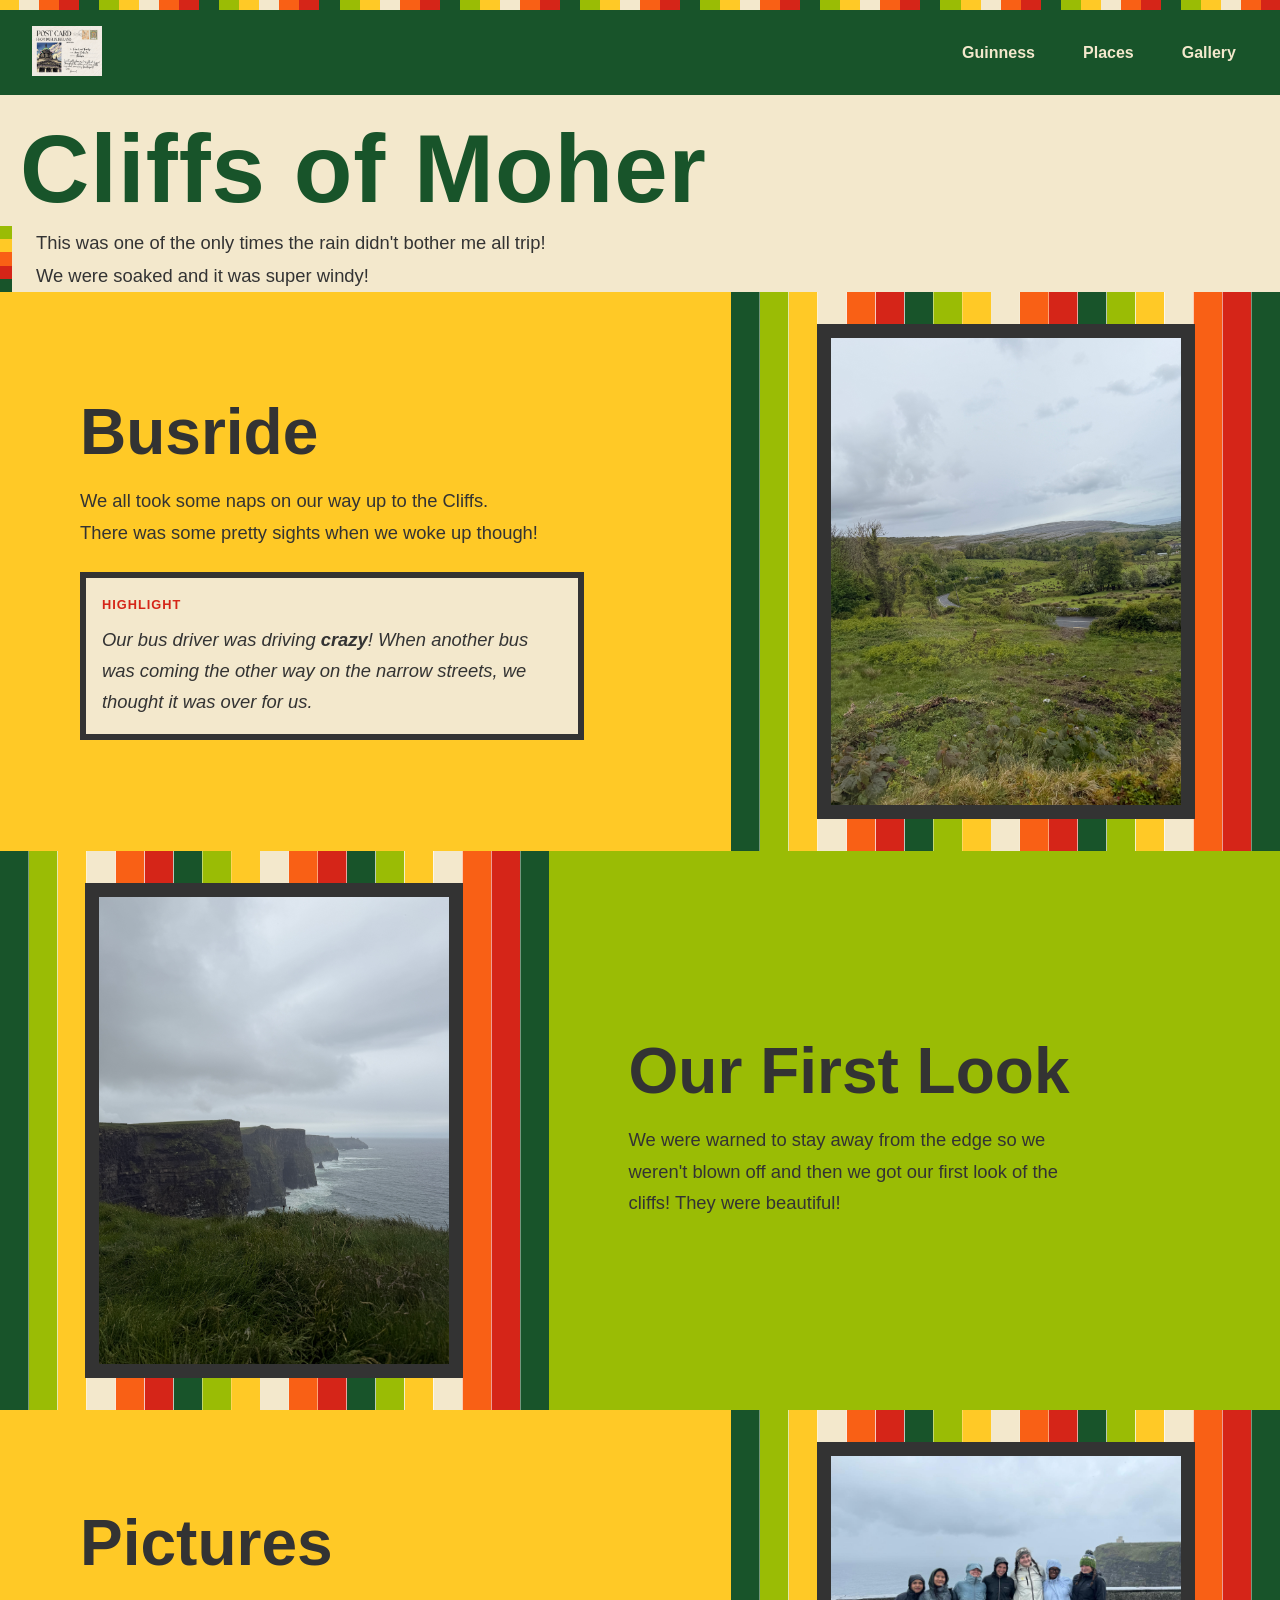
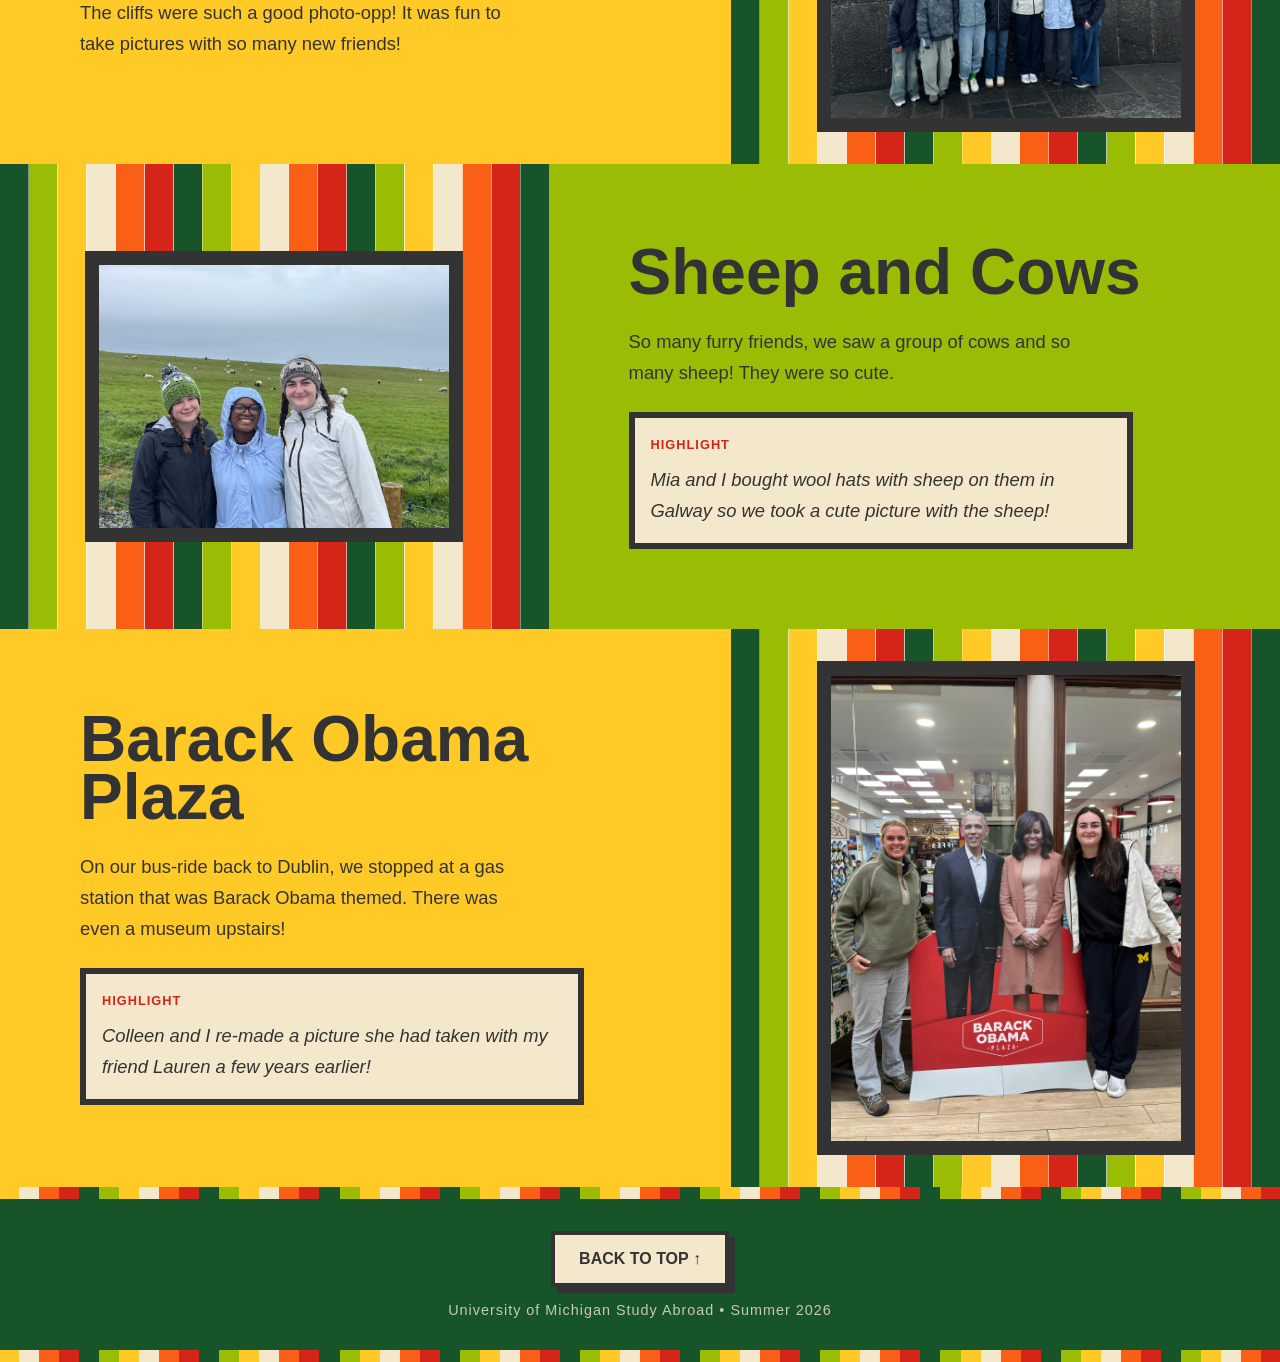
<file: cliffsofmoher.html>
<!DOCTYPE html>
<html lang="en">
<head>
    <meta charset="UTF-8">
    <meta name="viewport" content="width=device-width, initial-scale=1.0">
    <title>Cliffs of Moher</title>
    <link rel="icon" type="image/png" href="images/favicon.png">
    <link rel="stylesheet" href="reset.css">
    <link rel="stylesheet" href="style.css">
</head>
<body>
<header>
    <a class="skip-link" href="#main">Skip to main content</a>
  <nav class="navbar" aria-label="Main navigation">
    <a href="index.html" class="logo">
      <img src="images/postcard.png" loading="lazy" alt="Home">
    </a>
    <input type="checkbox" id="menu-toggle">
    <label for="menu-toggle" class="hamburger" tabindex="0">☰</label>
    <ul class="nav-links">
      <li class="dropdown">
        <a href="guinness.html">Guinness</a>
        <ul class="dropdown-menu">
          <li><a href="storehouse.html">Storehouse</a></li>
          <li><a href="pubs.html">Pubs</a></li>
        </ul>
      </li>
      <li class="dropdown">
        <a href="places.html">Places</a>
        <ul class="dropdown-menu">
          <li><a href="galway.html">Galway</a></li>
          <li><a class="current" href="cliffsofmoher.html">Cliffs of Moher</a></li>
          <li><a href="dublin.html">Dublin</a></li>
        </ul>
      </li>
      <li><a href="gallery.html">Gallery</a></li>
    </ul>
  </nav>
</header>
<main id="main">
    <section class="intro">
        <h1>Cliffs of Moher</h1>
        <p>
            This was one of the only times the rain didn't bother me all trip! We were soaked and it was super windy!
        </p>
    </section>

    <div class="container">

        <div class="textleft">
            <h2>Busride</h2>
            <p>
            We all took some naps on our way up to the Cliffs. There was some pretty sights when we woke up though!
            </p>
            <p class="highlight">Our bus driver was driving <b>crazy</b>! When another bus was coming the other way on the narrow streets, we thought it was over for us.</p>
        </div>

        <div class="pictureright">
            <img src="images/cliffsofmoher/landscapeondrive.JPG" alt="green lush field with a winding road in the background">
       </div>

        <div class="pictureleft">
   <img src="images/cliffsofmoher/cliffs4.JPG" alt="low view of the cliffs of moher">
</div>
    

        <div class="textright">
            <h2>Our First Look</h2>
            <p>
                We were warned to stay away from the edge so we weren't blown off and then we got our first look of the cliffs! They were beautiful!
            </p>
        </div>
    </div>
    <!-- --- -->
     <div class="container">

        <div class="textleft">
            <h2>Pictures</h2>
            <p>The cliffs were such a good photo-opp! It was fun to take pictures with so many new friends!</p>
        </div>

        <div class="pictureright">
            <img src="images/cliffsofmoher/group@cliffs2.jpg" alt="group of 7 people posing in raincoats and foggy weather">
        </div>

        <div class="pictureleft">
            <img src="images/cliffsofmoher/willowmiaanna@sheeps.jpg" alt="3 friends posing infront of a pack of sheep">
        </div>

        <div class="textright">
            <h2>Sheep and Cows</h2>
            <p> So many furry friends, we saw a group of cows and so many sheep! They were so cute.
            </p>
            <p class="highlight"> Mia and I bought wool hats with sheep on them in Galway so we took a cute picture with the sheep!</p>
        </div>
    </div>

    <div class="container">

        <div class="textleft">
            <h2>Barack Obama Plaza</h2>
            <p>
                On our bus-ride back to Dublin, we stopped at a gas station that was Barack Obama themed. There was even a museum upstairs!
            </p>
            <p class="highlight"> Colleen and I re-made a picture she had taken with my friend Lauren a few years earlier!</p>
        
            
        </div>

        <div class="pictureright">
            <img src="images/cliffsofmoher/obama.jpg" alt="two people posing with a cardboard stand up of barack and michelle obama">
        </div>
        <footer class="bottom">

    <a href="#main" class="back-to-top">
        Back to Top ↑
    </a>

    <p class="footer-note">
        University of Michigan Study Abroad • Summer 2026
    </p>

</footer>

</main>
</body>
</html>
</file>
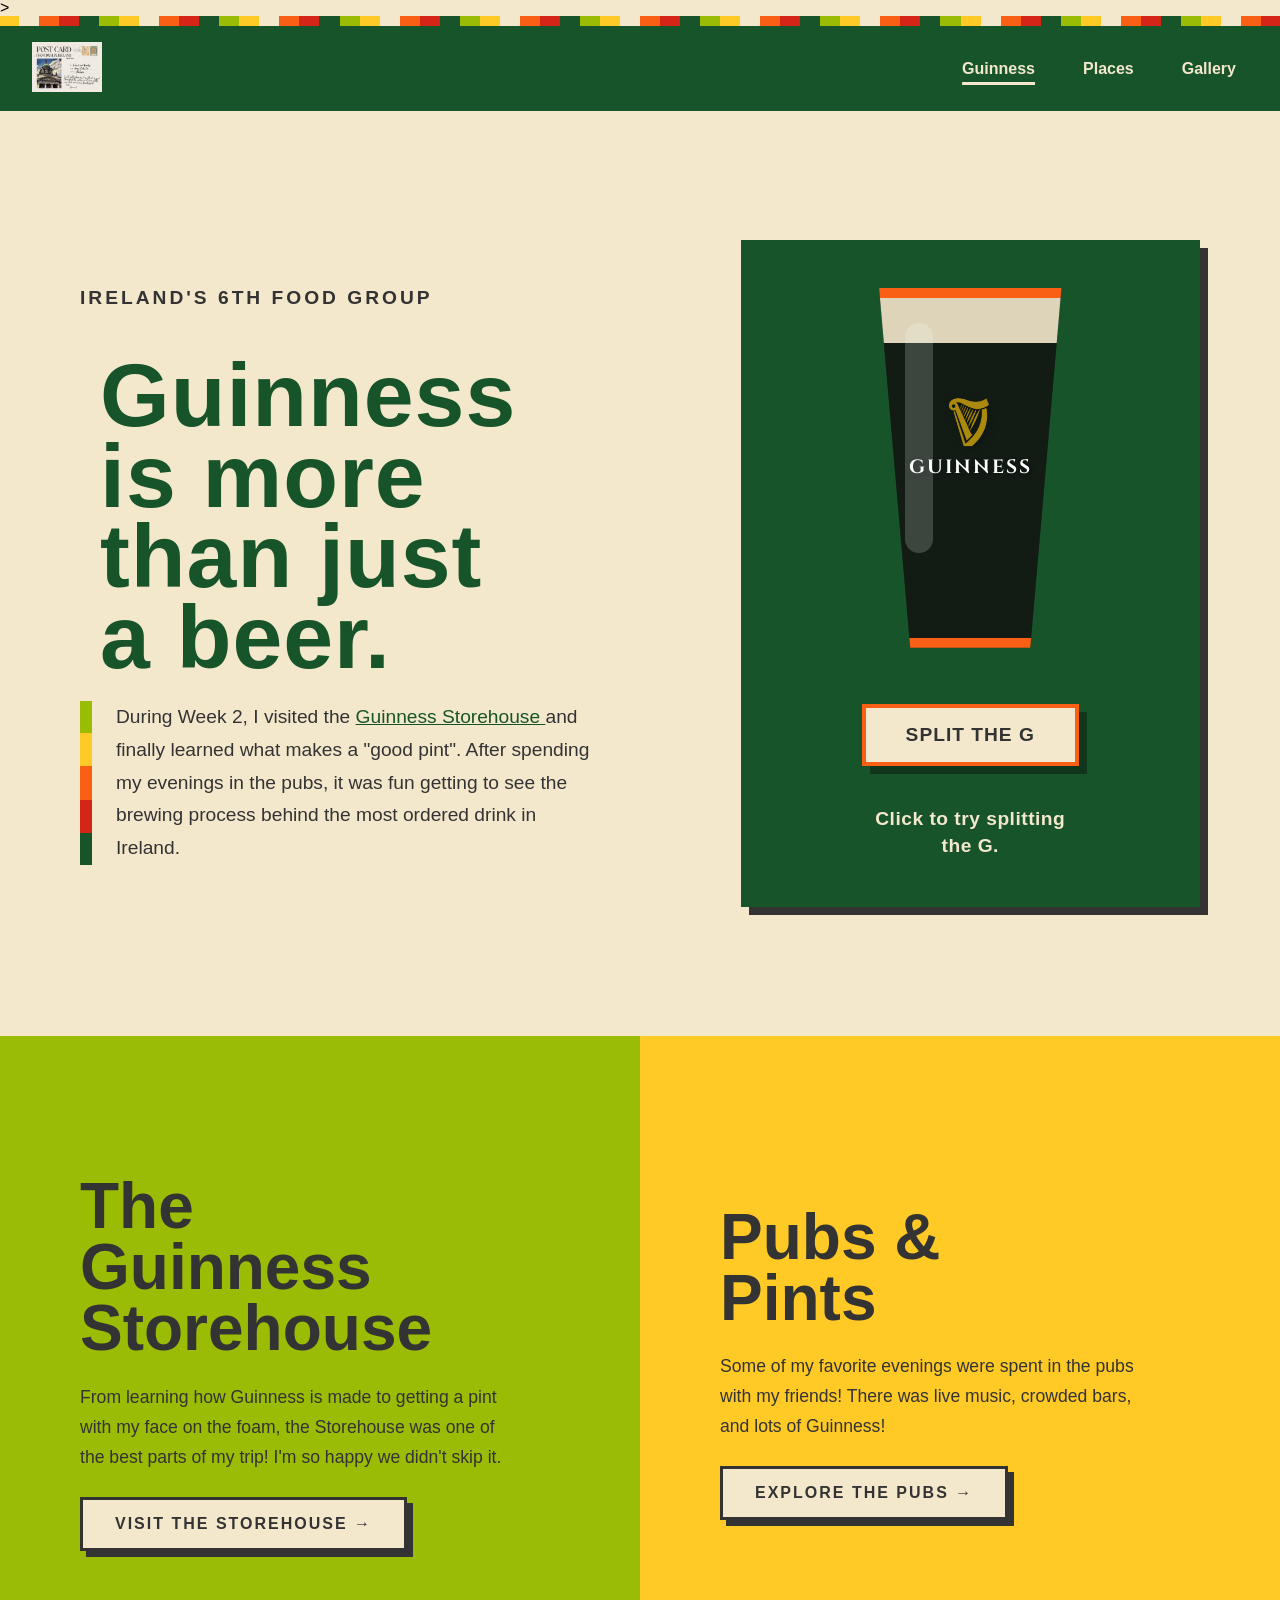
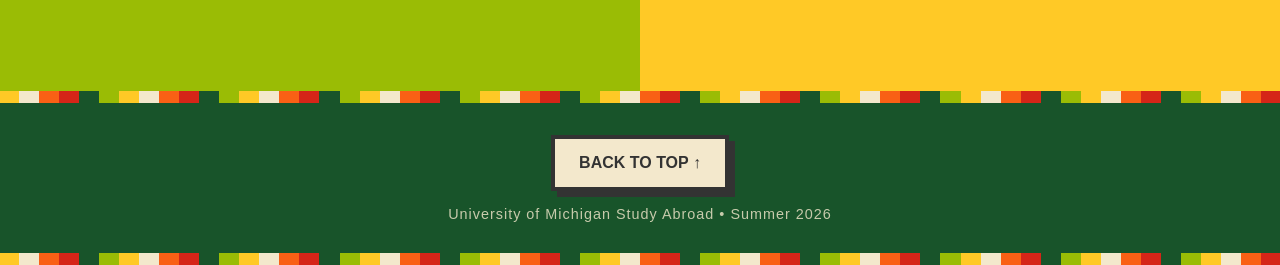
<file: guinness.html>
<!DOCTYPE html>
<html lang="en">
<head>
  <meta charset="UTF-8">
  <meta name="viewport" content="width=device-width, initial-scale=1.0">
  <title>Guinness in Ireland</title>
  <link rel="icon" type="image/png" href="images/favicon.png">
  <link rel="stylesheet" href="reset.css">
  <link rel="stylesheet" href="style.css">
  <link rel="stylesheet" href="ai.css">
  ><link rel="stylesheet" href="guinness.css">
  <link rel="preconnect" href="https://fonts.googleapis.com">
  <link rel="preconnect" href="https://fonts.gstatic.com" crossorigin>
  <link href="https://fonts.googleapis.com/css2?family=Cinzel:wght@700&display=swap" rel="stylesheet">
  <script src="ai.js" defer></script>
</head>

<body>
  <header>
    <a class="skip-link" href="#main">Skip to main content</a>

    <nav class="navbar" aria-label="Main navigation">
      <a href="index.html" class="logo">
        <img src="images/postcard.png" alt="Home">
      </a>

      <input type="checkbox" id="menu-toggle">
      <label for="menu-toggle" class="hamburger" tabindex="0">☰</label>

      <ul class="nav-links">
        <li class="dropdown">
          <a class="current" href="guinness.html">Guinness</a>
          <ul class="dropdown-menu">
            <li><a href="storehouse.html">Storehouse</a></li>
            <li><a href="pubs.html">Pubs</a></li>
          </ul>
        </li>

        <li class="dropdown">
          <a href="places.html">Places</a>
          <ul class="dropdown-menu">
            <li><a href="galway.html">Galway</a></li>
            <li><a href="cliffsofmoher.html">Cliffs of Moher</a></li>
            <li><a href="dublin.html">Dublin</a></li>
          </ul>
        </li>

        <li><a href="gallery.html">Gallery</a></li>
      </ul>
    </nav>
  </header>

  <main id="main">

    <section class="guinness-hero">
      <div class="guinness-text">
        <p class="eyebrow">Ireland's 6th Food Group</p>

        <h1>Guinness is more than just a beer.</h1>

        <p>
  During Week 2, I visited the 
  <a href="https://www.guinness-storehouse.com/en/booking?gclsrc=aw.ds&amp;gad_source=1&amp;gad_campaignid=16862697517&amp;gbraid=0AAAAAoSK4V7eVfIiYWIJ20jyera6r2RpS&amp;gclid=CjwKCAjwidXQBhAZEiwA4egw6D-SSSTtVgscaBOM_hYB4NMnw_Dgznm1P69JCPjEYoA1gdj00tb4ZRoClGQQAvD_BwE">
    Guinness Storehouse
  </a>
  and finally learned what makes a "good pint". After spending my evenings in the pubs, it was fun getting to see the brewing process behind the most ordered drink in Ireland.
</p>
      </div>

      <div class="guinness-game">
        <div id="guinness-glass">

    <div id="foam"></div>

    <div class="glass-body">

        <div class="guinness-logo">
            <img src="images/harp.png" alt="" class="harp-logo">
            <span>GUINNESS</span>
        </div>

    </div>

</div>

<button id="split-button">
    Split the G
</button>

<p id="split-message">
    Click to try splitting the G.
</p>
      </div>
    </section>

    <section class="guinness-links">
      <article class="guinness-card">
        <h2>The Guinness Storehouse</h2>

        <p>
          From learning how Guinness is made to getting a pint with my face on the foam, the Storehouse was one of the best parts of my trip! I'm so happy we didn't skip it. 
        </p>

        <a href="storehouse.html" class="cta-button">Visit the Storehouse →</a>
      </article>

      <article class="guinness-card">
        <h2>Pubs & Pints
        </h2>

        <p>
          Some of my favorite evenings were spent in the pubs with my friends! There was live music, crowded bars, and lots of Guinness! 
        </p>

        <a href="pubs.html" class="cta-button">Explore the Pubs →</a>
      </article>
    </section>

  </main>

  <footer class="bottom">

    <a href="#main" class="back-to-top">
        Back to Top ↑
    </a>

    <p class="footer-note">
        University of Michigan Study Abroad • Summer 2026
    </p>
</body>
</html>
</file>
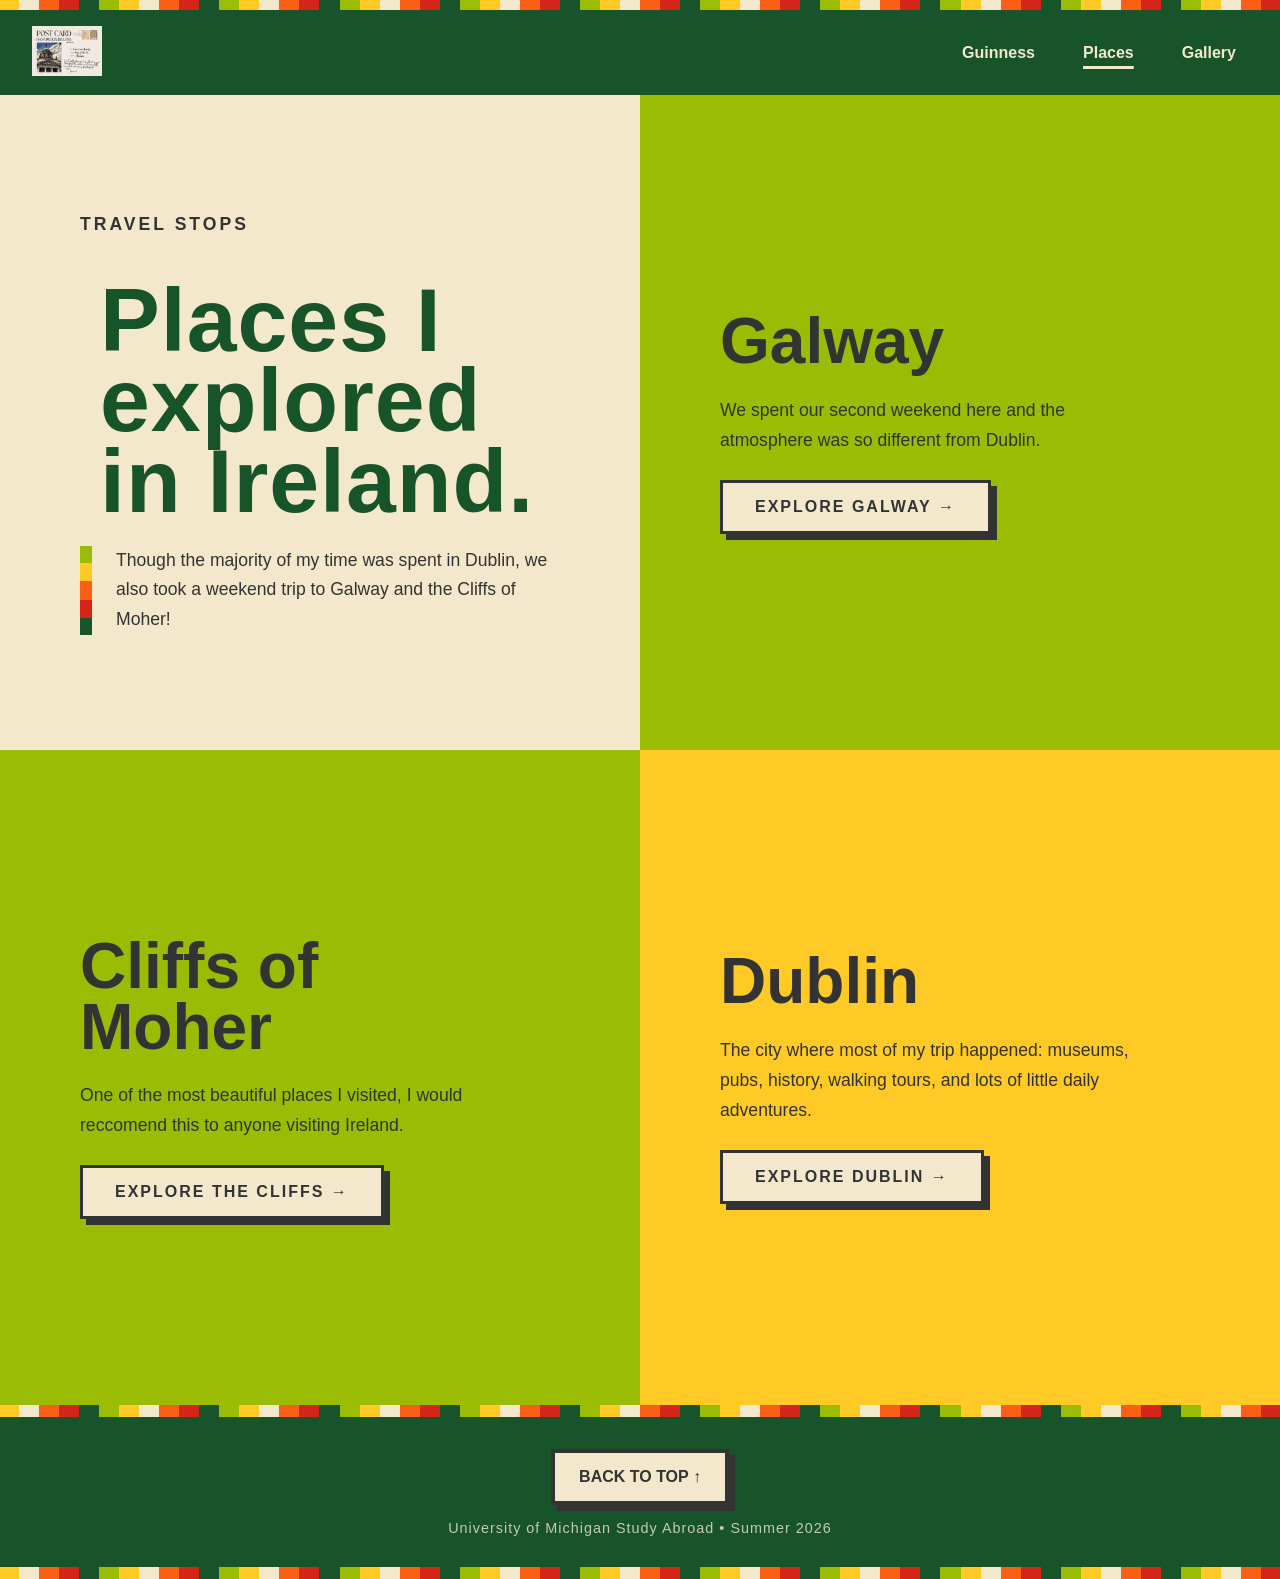
<file: places.html>
<!DOCTYPE html>
<html lang="en">
<head>
  <meta charset="UTF-8">
  <meta name="viewport" content="width=device-width, initial-scale=1.0">
  <title>Places in Ireland</title>
  <link rel="icon" type="image/png" href="images/favicon.png">
  <link rel="stylesheet" href="reset.css">
  <link rel="stylesheet" href="style.css">
  <link rel="stylesheet" href="places.css">
</head>

<body>
  <header>
    <a class="skip-link" href="#main">Skip to main content</a>

    <nav class="navbar" aria-label="Main navigation">
      <a href="index.html" class="logo">
        <img src="images/postcard.png" alt="Home">
      </a>

      <input type="checkbox" id="menu-toggle">
      <label for="menu-toggle" class="hamburger" tabindex="0">☰</label>

      <ul class="nav-links">
        <li class="dropdown">
          <a href="guinness.html">Guinness</a>
          <ul class="dropdown-menu">
            <li><a href="storehouse.html">Storehouse</a></li>
            <li><a href="pubs.html">Pubs</a></li>
          </ul>
        </li>

        <li class="dropdown">
          <a class="current" href="places.html">Places</a>
          <ul class="dropdown-menu">
            <li><a href="galway.html">Galway</a></li>
            <li><a href="cliffsofmoher.html">Cliffs of Moher</a></li>
            <li><a href="dublin.html">Dublin</a></li>
          </ul>
        </li>

        <li><a href="gallery.html">Gallery</a></li>
      </ul>
    </nav>
  </header>

  <main id="main">

    <section class="places-grid">

      <article class="places-card places-intro">
        <p class="eyebrow">Travel stops</p>
        <h1>Places I explored in Ireland.</h1>
        <p>
          Though the majority of my time was spent in Dublin, we also took a weekend trip to Galway and the Cliffs of Moher!
        </p>
      </article>

      <article class="places-card galway-card">
        <h2>Galway</h2>
        <p>
          We spent our second weekend here and the atmosphere was so different from Dublin.</p>
        <a href="galway.html" class="cta-button">Explore Galway →</a>
      </article>

      <article class="places-card cliffs-card">
        <h2>Cliffs of Moher</h2>
        <p>
          One of the most beautiful places I visited, I would reccomend this to anyone visiting Ireland.
        </p>
        <a href="cliffsofmoher.html" class="cta-button">Explore the Cliffs →</a>
      </article>

      <article class="places-card dublin-card">
        <h2>Dublin</h2>
        <p>
          The city where most of my trip happened: museums, pubs, history, walking tours, and lots of little daily adventures.
        </p>
        <a href="dublin.html" class="cta-button">Explore Dublin →</a>
      </article>

    </section>

  </main>

  <footer class="bottom">

    <a href="#main" class="back-to-top">
        Back to Top ↑
    </a>

    <p class="footer-note">
        University of Michigan Study Abroad • Summer 2026
    </p>
</body>
</html>
</file>
<file: style.css>
:root{
    --yellow: #ffc926;
    --cream: #f3e8cc;
    --orange: #f96015;
    --red: #d52518;
    --dark-green: #18542a;
    --lime: #9abc05;
    --dark-grey: #333333;

    --shadow: rgba(0,0,0,0.3);
}

/* GENERAL */
h1{
    font-size: 3.2rem;
    font-family: Helvetica, sans-serif;
    color: var(--dark-green)

}  

body{
    margin: 0;
    font-family: Helvetica, sans-serif;
    background-color: var(--cream);
}
ul{
    list-style: none;
    margin: 0;
    padding: 0;
}
a{
    text-decoration: none;
}

/* GRID LAYOUT */
        .container{
            width:100%;
            margin: auto;
            display: grid;
            grid-template-columns: repeat(7, 1fr); 
            grid-template-rows: auto auto auto auto ;   
            gap: 0px;
        }
        .postcard{
            grid-column: 1 / -1;
            min-height:60vh;
        }
        .textleft{
            grid-column : 1/ 5;
        }
        .pictureright{
            grid-column: 5 / -1;
        }
        .textright{
            grid-column : 4/ -1;
            grid-row: 3; 
            /* had to add "grid-row: 3" because the .textright and .pictureleft would go to separate lines without this line */
        }
        .pictureleft{
            grid-column: 1 / 4;
            grid-row: 3;
        }
        .bottom{
            grid-column: 1 / -1;
            background-color: var(--dark-green);
}

/* POSTCARD */
.postcard{
    grid-column: 1 / -1;

    background-image: url("images/sheepbackground.JPG");
    background-size: cover;
    background-position: center;

    display: flex;
    justify-content: center;
    align-items: center;

    padding: 2rem;
}
.postcard img{
    width: 350px;
    max-width: 90%;

    transform: rotate(-4deg);

    box-shadow: 0 6px 15px var(--shadow);

    animation: postcardDrop 1.8s ease;
}
/* COLLEEN'S IDEA DROP MAY20 */
@keyframes postcardDrop {
  0%{
    transform:
      translateY(-150%)
      rotate(-18deg);

    opacity: 0;
  }
  70%{
    transform:
      translateY(20px)
      rotate(-6deg);
  }
  100%{
    transform:
      translateY(0)
      rotate(-4deg);
    opacity: 1;
  }
}

/* PICTURE RIGHT/LEFT */
.pictureright{
    grid-column: 5 / -1;
    background-image: url("images/stripespattern1.svg");
    background-size: cover;
    background-position: center;
    display: flex; 
    justify-content: center;
    align-items: center;
    padding: 2rem;
}
.pictureright img{
    width: 350px;
    max-width: 95%;
    object-fit: cover;
    border-width:14px;
    border-style: solid;
    border-color: var(--dark-grey);
}
.pictureleft{
    grid-column: 1 / 4;
    background-image: url("images/stripespattern1.svg"); /*not adding alt:"" because google says screenreaders skip background images automatically*/
    background-size: cover;
    background-position: center;
    display: flex; 
    justify-content: center;
    align-items: center;
    padding: 2rem;
}
.pictureleft img{
    width: 350px;
    max-width: 95%;
    object-fit: cover;
    border-width:14px;
    border-style: solid;
    border-color: var(--dark-grey);

}
.pictureleft video{
    width: 350px;
    max-width: 95%;
    object-fit: cover;
    border-width:14px;
    border-style: solid;
    border-color: var(--dark-grey);
}
.pictureright video{
    width: 350px;
    max-width: 95%;
    object-fit: cover;
    border-width:14px;
    border-style: solid;
    border-color: var(--dark-grey);
}

/* TEXT RIGHT/LEFT */
.textleft,
.textright{
    background-color: var(--yellow);
    padding: 5rem;

    display: flex;
    flex-direction: column;
    justify-content: center;
    gap: 1.5rem;
}

.textright{
    background-color: var(--lime);
}

.textleft h2,
.textright h2{
    font-size: clamp(2.8rem, 5vw, 4rem); /* min,scaling,max */
    line-height: 0.9;
    margin: 0;
    color: var(--dark-grey);
    max-width: 16ch;
}

.textleft p,
.textright p{
    font-size: 1.15rem;
    line-height: 1.7;
    max-width: 45ch;
    margin: 0;
    color: var(--dark-grey);
}

.cta-button{
    align-self: flex-start;

    background-color: var(--cream);
    color: var(--dark-grey);

    padding: 1rem 2rem;
    border: 3px solid var(--dark-grey);

    font-weight: bold;
    letter-spacing: 2px;
    text-transform: uppercase;

    box-shadow: 6px 6px 0 var(--dark-grey);
    transition: 0.3s ease;
}

.cta-button:hover,
.cta-button:focus-visible{
    background-color: var(--orange);
    color: var(--cream);

    transform: translate(-3px, -3px);
    box-shadow: 10px 10px 0 var(--dark-grey);
}

/* NAVBAR */
.navbar{
    background-color: var(--dark-green);
    padding: 1rem 2rem;
    display: flex;
    justify-content: space-between;
    align-items: center;
    position: sticky;
    top: 0;
    z-index: 1000;
    border-top: 10px solid transparent;
border-image: repeating-linear-gradient(
    to right,
    var(--yellow) 0 20px,
    var(--cream) 20px 40px,
    var(--orange) 40px 60px,
    var(--red) 60px 80px,
    var(--dark-green) 80px 100px,
    var(--lime) 100px 120px
) 1;
}
.logo img{
    height: 50px;
}
.nav-links{
    display: flex;
    align-items: center;
    gap: 1.5rem;

    list-style: none;
    margin: 0;
    padding: 0;
}
.nav-links a{
    color: var(--cream);
    font-weight: bold;

    padding: 0.5rem 0.75rem;
    /* border-radius: 6px; */

    transition: 0.3s ease;
}
.nav-links a.current{
    color: var(--cream);

    text-decoration: underline;
    text-decoration-thickness: 3px;
    text-underline-offset: 8px;
}
.nav-links a:hover,
.nav-links a:focus-visible{
    background-color: var(--yellow);
    color: var(--dark-grey);
}

/* DROPDOWN */
.dropdown{
    position: relative;
}
.dropdown-menu{
    display: none;
    position: absolute;
    top: 100%;
    left: 0;
    background-color: var(--cream);
    min-width: 180px;
    /* border-radius: 8px; */
    overflow: hidden;
    box-shadow: 0 4px 10px var(--shadow);
}
.dropdown-menu a{
    color: var(--dark-grey);
    display: block;
    padding: 1rem;
    transition: 0.3s ease;
}
.dropdown-menu a:hover,
.dropdown-menu a:focus-visible{
    background-color: var(--yellow);
    color: var(--dark-grey);
}
.dropdown:hover .dropdown-menu,
.dropdown:focus-within .dropdown-menu{
    display: block;
}

/* HAMBURGER */
#menu-toggle{
    display: none;
}
.hamburger{
    display: none;

    color: var(--cream);
    font-size: 2rem;

    cursor: pointer;
}

/* MOBILE MEDIA QUERY*/
@media screen and (max-width: 700px){
    .hamburger{
        display: block;
    }
    .nav-links{
        display: none;
        position: absolute;
        top: 100%;
        left: 0;
        width: 100%;
        background-color: var(--dark-green);
        flex-direction: column;
        align-items: stretch;
        gap: 0;
    }
    .nav-links li{
        width: 100%;
    }
    .nav-links a{
        display: block;
        padding: 1rem 2rem;

        border-radius: 0;
    }
    #menu-toggle:checked ~ .nav-links{
        display: flex;
    }
    .dropdown-menu{
        position: static;
        display: block;
        background-color: var(--cream);
        box-shadow: none;
        border-radius: 0;
    }
    .dropdown-menu a{
        color: var(--dark-grey);
        padding-left: 3rem;
    }
    .dropdown-menu a:hover,
    .dropdown-menu a:focus-visible{
        background-color: var(--orange);
        color: var(--cream);
    }
}

/* SKIP LINK */
.skip-link{
    position: absolute;
    left: -999px;
}
.skip-link:focus{
    left: 20px;
    top: 20px;
    background-color: var(--cream);
    text-transform: uppercase;
    color: var(--dark-grey);    
    padding: 1rem;
    z-index: 2000;
}

/* GALLERY */
.gallery {
  padding: 3rem 2rem;
  background-color: var(--cream);
}
.gallery h2 {
  text-align: center;
  font-size: 3rem;
  color: var(--dark-green);
  margin-bottom: 2rem;
}
.gallery-grid {
  display: grid;
  grid-template-columns:
    repeat(auto-fit, minmax(250px, 1fr));
  gap: 1.2rem;
  max-width: 1200px;
  margin: 0 auto;
}

/* EACH IMAGE CARD */
.gallery-grid a {
  display: block;
  /* border-radius: 20px; */
  overflow: hidden;
  box-shadow: 0 6px 14px rgba(0,0,0,0.25);
}

  /* ALTERNATING BORDERS */
.gallery-grid a:nth-child(5n+1) {
  border: 10px solid var(--yellow);
}
.gallery-grid a:nth-child(5n+2) {
  border: 10px solid var(--orange);
}
.gallery-grid a:nth-child(5n+3) {
  border: 10px solid var(--red);
}
.gallery-grid a:nth-child(5n+4) {
  border: 10px solid var(--dark-green);
}
.gallery-grid a:nth-child(5n+5) {
  border: 10px solid var(--lime);
}

/* IMAGES */
.gallery-grid img {
  width: 100%;
  aspect-ratio: 1 / 1;
  object-fit: cover;
  display: block;
  transition:
    transform 0.3s ease,
    filter 0.3s ease;
}

/* HOVER EFFECT */
.gallery-grid a:hover img,
.gallery-grid a:focus-visible img{
  transform: scale(1.08);
  filter: brightness(1.08);
}

/* HOMEPAGE ORDERING */
@media screen and (max-width: 768px){
    .container{
        grid-template-columns: 1fr;
        grid-template-rows: auto;
    }
    .postcard,
    .textleft,
    .pictureright,
    .textright,
    .pictureleft,
    .bottom{
        grid-column: 1 / -1;
    }
    .postcard{
        grid-row: 1;
    }
    .textleft{
        grid-row: 2;
    }
    .pictureright{
        grid-row: 3;
    }
    .textright{
        grid-row: 4;
    }
    .pictureleft{
        grid-row: 5;
    }
    .bottom{
        grid-row: 6;
    }

    .textleft,
    .textright{
    padding: 3rem 2rem;
}

    .textleft h2,
    .textright h2{
    font-size: 3rem;
}
    /* the grid-row lets me reorder my boxes when in mobile so the images are every other */
}

.highlight::before{
    content: "Highlight";
    text-transform: capitalize;
    
    display: block;
    font-weight: bold;
    margin-bottom: .5rem;

    color: var(--red);
    text-transform: uppercase;
    letter-spacing: 1px;
    font-size: .8rem;
    font-style:normal
}

.highlight{
    background-color: var(--cream);
    padding: 1rem;
    margin-top: 1rem;
    border-style: solid;
    border-width: 6px;
    border-color: var(--dark-grey);
    font-style: italic;
}

/* h1's + text */
h1{
    font-size: clamp(3.5rem, 8vw, 6rem);

    font-family: Helvetica, sans-serif;
    font-weight: 900;

    line-height: 1.2;
    letter-spacing: 1px;
    padding: 1rem 1.25rem 0rem;

    color: var(--dark-green);

}
h1 + p{
    font-size: 1.15rem;
    line-height: 1.8;
    max-width: 50ch;
    color: var(--dark-grey);

    padding-left: 1.5rem;

    border-left: 12px solid transparent;

    border-image: repeating-linear-gradient(
        to bottom,
        var(--lime) 0% 20%,
        var(--yellow) 20% 40%,
        var(--orange) 40% 60%,
        var(--red) 60% 80%,
        var(--dark-green) 80% 100%
    ) 1;
}
.visually-hidden{
    position: absolute;
    left: -10000px;
    width: 1px;
    height: 1px;
    overflow: hidden;
}

/* footer */
.bottom{
    grid-column: 1 / -1;

    background-color: var(--dark-green);

    padding: 2rem 2rem;

    display: flex;
    flex-direction: column;
    align-items: center;
    justify-content: center;

    gap: 1rem;

    text-align: center;

    border-bottom: 12px solid transparent;
    border-top: 12px solid transparent;

    border-image: repeating-linear-gradient(
    to right,
    var(--yellow) 0 20px,
    var(--cream) 20px 40px,
    var(--orange) 40px 60px,
    var(--red) 60px 80px,
    var(--dark-green) 80px 100px,
    var(--lime) 100px 120px
) 1;
}

.bottom p{
    margin: 0;
    color: var(--cream);
}

.footer-note{
    font-size: 0.9rem;
    opacity: 0.8;
    letter-spacing: 1px;
}
.back-to-top{
    background-color: var(--cream);

    color: var(--dark-grey);

    padding: 1rem 1.5rem;

    font-weight: bold;

    border: 4px solid var(--dark-grey);

    box-shadow: 6px 6px 0 var(--dark-grey);

    transition: 0.25s ease;
    text-transform: uppercase;
}

.back-to-top:hover,
.back-to-top:focus-visible{
    background-color: var(--orange);

    color: var(--cream);

    transform: translate(-3px, -3px);

    box-shadow: 10px 10px 0 var(--dark-grey);
}

.hamburger:focus-visible{
    outline: 4px solid var(--yellow);
    outline-offset: 4px;
}

/* REDUCED MOTION */
@media (prefers-reduced-motion: reduce) {
    *,
    *::before,
    *::after {
        animation: none ;
        transition: none ;
        scroll-behavior: auto ;
    }
}

.dropdown-menu a.current{
    color: var(--dark-grey);

    font-weight: bold;
}

.lb-data .lb-caption,
.lb-data .lb-number {
    color: var(--cream);
    background-color: black;
}

/* external links */
p a:link{
    color: var(--dark-green);
    text-decoration: underline;
}
</file>
<file: ai.css>
/* GUINNESS GAME */

.guinness-game{
    display: flex;
    flex-direction: column;
    align-items: center;
    gap: 1.5rem;
}
#guinness-glass{
    position: relative;
    width: 220px;
    height: 340px;

    background-color: rgba(17, 17, 17, 0.55);
    border: 10px solid var(--orange);

    clip-path: polygon(12% 0%, 88% 0%, 75% 100%, 25% 100%); 
    overflow: hidden;

    display: flex;
    justify-content: center;
    align-items: center;
}

/* cream foam inside the drink */
#foam{
    position: absolute;
    top: 0;
    left: 0;

    width: 100%;
    height: 45px;

    background-color: var(--cream);
    transition: height 0.8s ease;
    background-color: rgba(243, 232, 204, 0.9);

    z-index: 3;

}

/* the remaining Guinness */
.glass-body{
    position: absolute;
    inset: 0;

    background-color: rgba(17, 17, 17, 0.62);

    display: flex;
    justify-content: center;
    align-items: center;

    z-index: 1;
}

/* fake glass shine */
#guinness-glass::after{
    content: "";
    position: absolute;
    top: 25px;
    left: 45px;

    width: 28px;
    height: 230px;

    background-color: rgba(255,255,255,0.18);
    border-radius: 50px;

    z-index: 4;
}

/* horizontal logo */
.guinness-logo{
    position: relative;
    transform: translateY(-32.5px);
    z-index: 5;

    display: flex;
    flex-direction: column;
    align-items: center;
    gap: 0.5rem;

    color: white;

    font-family: "Cinzel", serif;
    font-size: 1.2rem;
    font-weight: 700;

    letter-spacing: 2px;

    text-shadow: 2px 2px 4px rgba(0,0,0,0.4);
}

.harp-logo{
    width: 55px;
    height: auto;

    filter: drop-shadow(2px 2px 4px rgba(0,0,0,0.35));
}
</file>
<file: guinness.css>
/* GUINNESS PAGE */
.guinness-hero{
    min-height: 85vh;
    display: grid;
    grid-template-columns: 4fr 3fr;
    align-items: center;
    gap: 3rem;

    padding: 5rem;
    background-color: var(--cream);
}

.guinness-text{
    display: flex;
    flex-direction: column;
    gap: 1.5rem;
}

.eyebrow{
    font-weight: bold;
    letter-spacing: 3px;
    text-transform: uppercase;
    color: var(--dark-grey);
    margin: 0;
}

.guinness-text h1{
    font-size: clamp(3rem, 7vw, 6rem);
    line-height: 0.9;
    margin: 0;
    color: var(--dark-green);
    max-width: 9ch;
}

.guinness-text p{
    font-size: 1.2rem;
    line-height: 1.7;
    max-width: 45ch;
    color: var(--dark-grey);
}

/* GAME SIDE */
.guinness-game{
    background-color: var(--dark-green);
    background-size: cover;
    background-position: center;

    padding: 3rem;
    min-height: 500px;

    display: flex;
    flex-direction: column;
    justify-content: center;
    align-items: center;
    gap: 1.5rem;

    box-shadow: 8px 8px 0 var(--dark-grey);
}

/* LOWER LINK CARDS */
.guinness-links{
    display: grid;
    grid-template-columns: 1fr 1fr;
}

.guinness-card{
    padding: 5rem;
    min-height: 55vh;

    display: flex;
    flex-direction: column;
    justify-content: center;
    gap: 1.5rem;
}

.guinness-card:first-child{
    background-color: var(--lime);
}

.guinness-card:last-child{
    background-color: var(--yellow);

}

.guinness-card h2{
    font-size: clamp(2.5rem, 5vw, 4.5rem);
    line-height: 0.95;
    margin: 0;
    color: var(--dark-grey);
    max-width: 8ch;
}

.guinness-card p{
    font-size: 1.1rem;
    line-height: 1.7;
    max-width: 45ch;
    color: var(--dark-grey);
}

@media screen and (max-width: 768px){

    .guinness-hero{
        grid-template-columns: 1fr;
        padding: 3rem 2rem;
    }

    .guinness-text h1{
        font-size: 3.2rem;
    }

    .guinness-game{
        min-height: auto;
        padding: 2rem;
    }

    .guinness-links{
        grid-template-columns: 1fr;
    }

    .guinness-card{
        padding: 3rem 2rem;
        min-height: auto;
    }
}

/* SPLIT THE G BUTTON */
#split-button{
    margin-top: 2rem;

    background-color: var(--cream);
    color: var(--dark-grey);

    border: 4px solid var(--orange);

    padding: 1rem 2.5rem;

    font-family: "Helvetica", sans-serif;
    font-size: 1.2rem;
    font-weight: bold;

    letter-spacing: 1px;
    text-transform: uppercase;

    cursor: pointer;

    box-shadow: 8px 8px 0 rgba(0,0,0,0.35);

    transition:
        transform 0.25s ease,
        box-shadow 0.25s ease,
        background-color 0.25s ease;
}

/* HOVER */
#split-button:hover,
#split-button:focus-visible{

    background-color: var(--orange);
    border: 4px solid var(--dark-grey);
    color: var(--cream);
    transform: translate(-4px, -4px);

    box-shadow: 12px 12px 0 rgba(0,0,0,0.35);
}

/* CLICK */
#split-button:active{
    transform: translate(2px, 2px);

    box-shadow: 4px 4px 0 rgba(0,0,0,0.35);
}

/* MESSAGE TEXT */
#split-message{
    margin-top: 1rem;

    font-size: 1.2rem;
    font-weight: bold;

    color: var(--cream);

    text-align: center;

    max-width: 20ch;

    line-height: 1.4;

    letter-spacing: 0.5px;
}
</file>
<file: places.css>
/* PLACES PAGE */
.places-grid{
    display: grid;
    grid-template-columns: 1fr 1fr;
}

.places-card{
    padding: 5rem;
    min-height: 55vh;

    display: flex;
    flex-direction: column;
    justify-content: center;
    gap: 1.5rem;
}

.places-intro{
    background-color: var(--cream);
}

.galway-card{
    background-color: var(--lime);
}

.cliffs-card{
    background-color: var(--lime);
}

.dublin-card{
    background-color: var(--yellow);
}

.eyebrow{
    font-weight: bold;
    letter-spacing: 3px;
    text-transform: uppercase;
    color: var(--dark-grey);
    margin: 0;
}

.places-card h1{
    font-size: clamp(3rem, 7vw, 6rem);
    line-height: 0.9;
    margin: 0;
    color: var(--dark-green);
    max-width: 9ch;
}

.places-card h2{
    font-size: clamp(2.5rem, 5vw, 4.5rem);
    line-height: 0.95;
    margin: 0;
    color: var(--dark-grey);
    max-width: 8ch;
}

.places-card p{
    font-size: 1.1rem;
    line-height: 1.7;
    max-width: 45ch;
    color: var(--dark-grey);
}

/* MOBILE */
@media screen and (max-width: 768px){
    @media screen and (max-width: 768px){

    .places-grid{
        grid-template-columns: 1fr;
    }

    .places-card{
        padding: 3rem 2rem;
        min-height: auto;
    }

    .places-card h1{
        font-size: 3.2rem;
    }

    .places-intro{
        order: 1;
    }

    .galway-card{
        order: 2;
    }

    .dublin-card{
        order: 3;
    }

    .cliffs-card{
        order: 4;
    }
}
}
</file>
